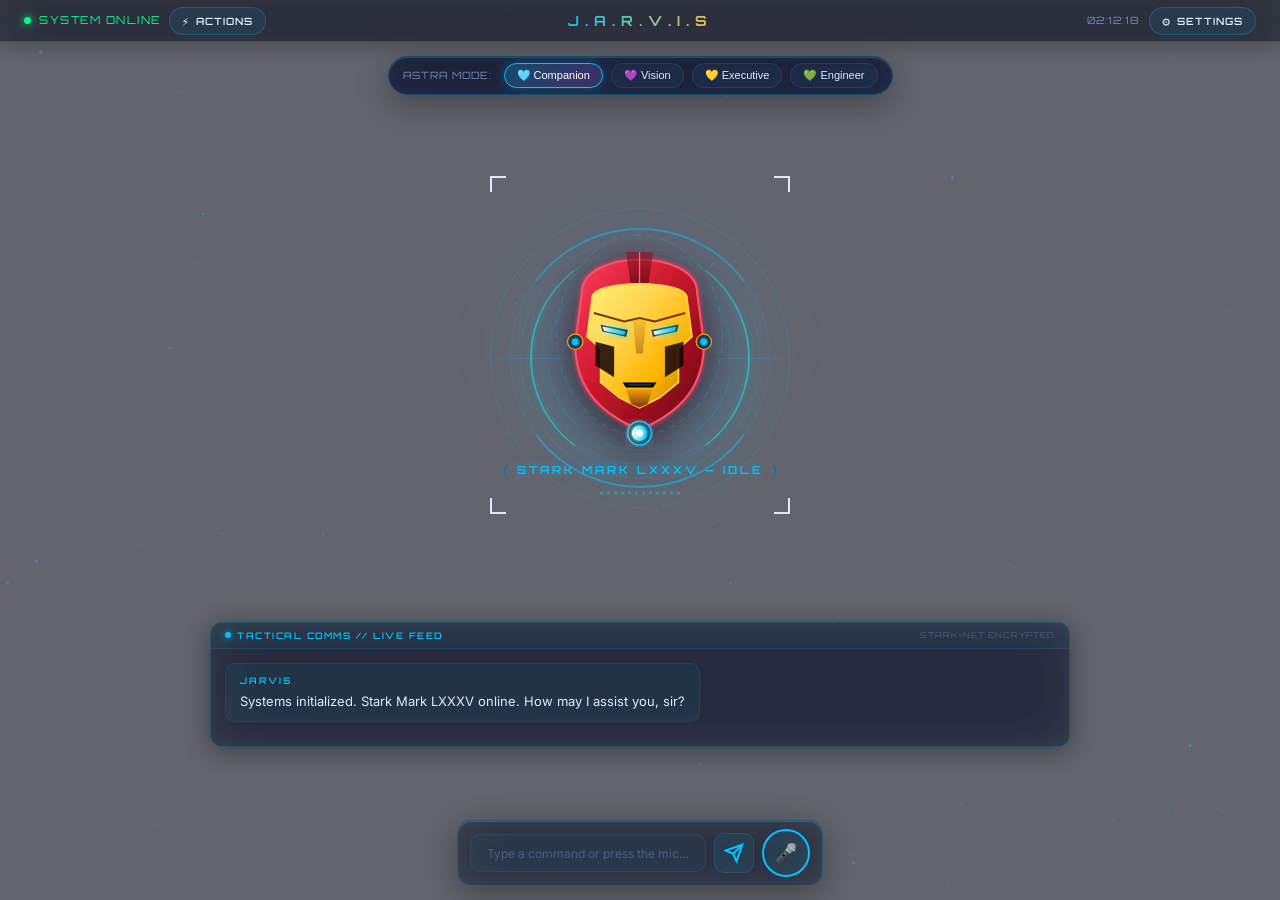
<file: docs/index.html>
<!DOCTYPE html>
<html lang="en">
<head>
    <meta charset="UTF-8">
    <meta name="viewport" content="width=device-width, initial-scale=1.0">
    <title>J.A.R.V.I.S — Web Edition</title>
    <link rel="preconnect" href="https://fonts.googleapis.com">
    <link rel="preconnect" href="https://fonts.gstatic.com" crossorigin>
    <link href="https://fonts.googleapis.com/css2?family=Orbitron:wght@400;500;600;700;900&family=Inter:wght@300;400;500;600&display=swap" rel="stylesheet">
    <link rel="stylesheet" href="style.css">
</head>
<body>
    <!-- Background particle canvas -->
    <canvas id="bg-canvas"></canvas>

    <!-- Top status bar -->
    <header id="status-bar">
        <div class="status-left">
            <span class="status-dot"></span>
            <span id="status-text">SYSTEM ONLINE</span>
            <button id="actions-toggle-btn" class="settings-btn actions-btn-toggle" title="Quick Actions">
                <span class="settings-icon">⚡</span>
                <span class="settings-btn-text">ACTIONS</span>
            </button>
        </div>
        <div class="status-center">
            <span class="logo-text">J.A.R.V.I.S</span>
        </div>
        <div class="status-right">
            <span id="clock"></span>
            <button id="settings-toggle-btn" class="settings-btn" title="Settings">
                <span class="settings-icon">⚙️</span>
                <span class="settings-btn-text">SETTINGS</span>
            </button>
        </div>
    </header>

    <!-- Main container -->
    <main id="app">
        <!-- Quick Actions Drawer (Overlay Popup like Settings) -->
        <aside id="actions-panel" class="glass-panel actions-drawer">
            <div class="drawer-header">
                <h3 class="panel-title" style="border-bottom: none; padding: 0;">QUICK ACTIONS</h3>
                <button id="close-actions-btn" class="close-btn" title="Close Actions">✕</button>
            </div>
            <div class="actions-grid">
                <button class="action-btn" data-cmd="show my notes" id="btn-notes">
                    <div class="action-icon">📝</div>
                    <span>Notes</span>
                </button>
                <button class="action-btn" data-cmd="show my todos" id="btn-todos">
                    <div class="action-icon">📋</div>
                    <span>To-Dos</span>
                </button>
                <button class="action-btn" data-cmd="what do you remember" id="btn-memory">
                    <div class="action-icon">🧠</div>
                    <span>Memory</span>
                </button>
                <button class="action-btn" data-cmd="open youtube" id="btn-youtube">
                    <div class="action-icon">▶</div>
                    <span>YouTube</span>
                </button>
                <button class="action-btn" data-cmd="open google" id="btn-google">
                    <div class="action-icon">G</div>
                    <span>Google</span>
                </button>
                <button class="action-btn" data-cmd="open github" id="btn-github">
                    <div class="action-icon">⟠</div>
                    <span>GitHub</span>
                </button>
                <button class="action-btn" data-cmd="open chatgpt" id="btn-chatgpt">
                    <div class="action-icon">◈</div>
                    <span>ChatGPT</span>
                </button>
                <button class="action-btn" data-cmd="open vs code" id="btn-vscode">
                    <div class="action-icon">⟨⟩</div>
                    <span>VS Code</span>
                </button>
                <button class="action-btn" data-cmd="clear history" id="btn-clear">
                    <div class="action-icon">🗑</div>
                    <span>Clear</span>
                </button>
            </div>
        </aside>

        <!-- Center: Iron Man HUD Centerpiece + Controls -->
        <section id="center-panel">
            <!-- Astra Mode Selector -->
            <div id="astra-mode-bar" class="glass-panel">
                <span class="mode-label">ASTRA MODE:</span>
                <button class="mode-btn active" data-mode="companion" id="mode-companion">🩵 Companion</button>
                <button class="mode-btn" data-mode="vision" id="mode-vision">💜 Vision</button>
                <button class="mode-btn" data-mode="executive" id="mode-executive">💛 Executive</button>
                <button class="mode-btn" data-mode="engineer" id="mode-engineer">💚 Engineer</button>
            </div>

            <!-- Iron Man HUD Graphic Centerpiece -->
            <div id="orb-container" class="ironman-stage idle">
                <!-- Background holographic canvas for arc reactor glow -->
                <canvas id="orb-canvas" width="320" height="280" class="ironman-canvas"></canvas>
                
                <!-- Holographic HUD Rings & Target Reticles -->
                <div class="hud-ring hud-ring-outer"></div>
                <div class="hud-ring hud-ring-mid"></div>
                <div class="hud-ring hud-ring-inner"></div>
                <div class="hud-corner hud-corner-tl"></div>
                <div class="hud-corner hud-corner-tr"></div>
                <div class="hud-corner hud-corner-bl"></div>
                <div class="hud-corner hud-corner-br"></div>
                <div class="hud-reticle-horiz"></div>

                <!-- Iron Man Mark 85 Helmet SVG -->
                <div class="ironman-mask-wrapper">
                    <svg class="ironman-svg" viewBox="0 0 240 280" width="220" height="260">
                        <defs>
                            <linearGradient id="stark-red" x1="0%" y1="0%" x2="100%" y2="100%">
                                <stop offset="0%" stop-color="#ff3b5c"/>
                                <stop offset="45%" stop-color="#c9182b"/>
                                <stop offset="85%" stop-color="#800a18"/>
                                <stop offset="100%" stop-color="#4d040c"/>
                            </linearGradient>
                            <linearGradient id="stark-red-dark" x1="0%" y1="0%" x2="0%" y2="100%">
                                <stop offset="0%" stop-color="#990f20"/>
                                <stop offset="100%" stop-color="#3d0309"/>
                            </linearGradient>
                            <linearGradient id="stark-gold" x1="0%" y1="0%" x2="100%" y2="100%">
                                <stop offset="0%" stop-color="#fff176"/>
                                <stop offset="35%" stop-color="#ffd54f"/>
                                <stop offset="70%" stop-color="#ffb300"/>
                                <stop offset="100%" stop-color="#b27b00"/>
                            </linearGradient>
                            <linearGradient id="stark-gold-dark" x1="0%" y1="0%" x2="0%" y2="100%">
                                <stop offset="0%" stop-color="#f59e0b"/>
                                <stop offset="100%" stop-color="#78350f"/>
                            </linearGradient>
                            <linearGradient id="eye-cyan" x1="0%" y1="0%" x2="100%" y2="0%">
                                <stop offset="0%" stop-color="#ffffff"/>
                                <stop offset="40%" stop-color="#67e8f9"/>
                                <stop offset="100%" stop-color="#00c3ff"/>
                            </linearGradient>
                            <filter id="ironman-glow" x="-40%" y="-40%" width="180%" height="180%">
                                <feGaussianBlur stdDeviation="4" result="blur1"/>
                                <feGaussianBlur stdDeviation="8" result="blur2"/>
                                <feMerge>
                                    <feMergeNode in="blur2"/>
                                    <feMergeNode in="blur1"/>
                                    <feMergeNode in="SourceGraphic"/>
                                </feMerge>
                            </filter>
                            <filter id="eye-glow-soft" x="-50%" y="-50%" width="200%" height="200%">
                                <feGaussianBlur stdDeviation="2.5" result="blur"/>
                                <feMerge>
                                    <feMergeNode in="blur"/>
                                    <feMergeNode in="SourceGraphic"/>
                                </feMerge>
                            </filter>
                        </defs>

                        <!-- Outer Armor Energy Field -->
                        <ellipse cx="120" cy="140" rx="98" ry="118" fill="none" stroke="rgba(0, 195, 255, 0.2)" stroke-width="1.5" stroke-dasharray="8 6"/>

                        <!-- Helmet Outer Shell (Stark Crimson Cranium) -->
                        <path d="M 52 90 C 52 38, 188 38, 188 90 L 196 150 C 196 198, 172 230, 120 252 C 68 230, 44 198, 44 150 Z" 
                              fill="url(#stark-red)" stroke="#ff4d6d" stroke-width="2.5" filter="url(#eye-glow-soft)"/>

                        <!-- Forehead Plate Center Ridge -->
                        <path d="M 104 42 L 136 42 L 130 84 L 110 84 Z" fill="url(#stark-red-dark)" opacity="0.6"/>
                        <line x1="120" y1="42" x2="120" y2="82" stroke="#ff8599" stroke-width="1.5" opacity="0.8"/>

                        <!-- Temple Nodes / Audio Sensors -->
                        <circle cx="44" cy="148" r="9" fill="#1e293b" stroke="#f59e0b" stroke-width="1.5"/>
                        <circle cx="44" cy="148" r="4" fill="#00c3ff" filter="url(#eye-glow-soft)"/>
                        <circle cx="196" cy="148" r="9" fill="#1e293b" stroke="#f59e0b" stroke-width="1.5"/>
                        <circle cx="196" cy="148" r="4" fill="#00c3ff" filter="url(#eye-glow-soft)"/>

                        <!-- Gold Faceplate Main Contour -->
                        <path d="M 64 96 C 64 74, 176 74, 176 96 L 182 142 L 166 156 L 166 196 L 144 214 L 120 226 L 96 214 L 74 196 L 74 156 L 58 142 Z" 
                              fill="url(#stark-gold)" stroke="#ffd54f" stroke-width="2"/>

                        <!-- Brow Overhang Accent -->
                        <path d="M 66 114 L 102 124 L 120 120 L 138 124 L 174 114" fill="none" stroke="#78350f" stroke-width="2.5"/>

                        <!-- Cheek Armor Recesses -->
                        <polygon points="68,148 90,154 90,190 68,176" fill="#120306" opacity="0.85"/>
                        <polygon points="172,148 150,154 150,190 172,176" fill="#120306" opacity="0.85"/>

                        <!-- Nose / Center Ridge -->
                        <path d="M 112 122 L 128 122 L 124 162 L 116 162 Z" fill="url(#stark-gold-dark)" opacity="0.4"/>

                        <!-- Mouth Grille / Lower Ventilation -->
                        <path d="M 100 196 L 140 196 L 136 202 L 104 202 Z" fill="#090103"/>
                        <line x1="106" y1="199" x2="134" y2="199" stroke="#00c3ff" stroke-width="1" opacity="0.6"/>

                        <!-- Chin Guard Plate -->
                        <polygon points="104,204 136,204 130,222 120,226 110,222" fill="url(#stark-gold-dark)" stroke="#eab308" stroke-width="1"/>

                        <!-- ICONIC GLOWING SLANTED EYES -->
                        <polygon points="74,128 106,134 104,142 76,136" fill="#0a0205"/>
                        <polygon points="76,130 104,136 102,140 78,135" fill="url(#eye-cyan)" filter="url(#ironman-glow)" class="ironman-eye eye-left"/>

                        <polygon points="166,128 134,134 136,142 164,136" fill="#0a0205"/>
                        <polygon points="164,130 136,136 138,140 162,135" fill="url(#eye-cyan)" filter="url(#ironman-glow)" class="ironman-eye eye-right"/>

                        <!-- Arc Reactor Core Emitter -->
                        <circle cx="120" cy="256" r="14" fill="#0f172a" stroke="#00c3ff" stroke-width="2"/>
                        <circle cx="120" cy="256" r="9" fill="url(#eye-cyan)" filter="url(#ironman-glow)" class="ironman-arc-core"/>
                        <circle cx="120" cy="256" r="4" fill="#ffffff" filter="url(#eye-glow-soft)"/>
                    </svg>
                </div>

                <!-- Telemetry Status Label -->
                <div class="ironman-telemetry">
                    <span class="telemetry-bracket">⟨</span>
                    <span id="orb-label" class="ironman-label">STARK MARK LXXXV — IDLE</span>
                    <span class="telemetry-bracket">⟩</span>
                </div>

                <!-- Voice Equalizer Bars -->
                <div class="hud-voice-bars" id="hud-voice-bars">
                    <span class="vbar"></span>
                    <span class="vbar"></span>
                    <span class="vbar"></span>
                    <span class="vbar"></span>
                    <span class="vbar"></span>
                    <span class="vbar"></span>
                    <span class="vbar"></span>
                    <span class="vbar"></span>
                    <span class="vbar"></span>
                    <span class="vbar"></span>
                    <span class="vbar"></span>
                    <span class="vbar"></span>
                </div>
            </div>

            <!-- Holographic Communication HUD (Tactical Live Comms Feed) -->
            <div id="conversation" class="hologram-hud-feed glass-panel">
                <div class="hud-feed-header">
                    <div class="feed-header-left">
                        <span class="feed-dot"></span>
                        <span class="hud-feed-title">TACTICAL COMMS // LIVE FEED</span>
                    </div>
                    <span class="feed-protocol">STARK-NET ENCRYPTED</span>
                </div>
                <div id="messages">
                    <div class="message jarvis-msg">
                        <span class="msg-sender">JARVIS</span>
                        <span class="msg-text">Systems initialized. Stark Mark LXXXV online. How may I assist you, sir?</span>
                    </div>
                </div>
            </div>

            <!-- Input Bar -->
            <div id="input-bar" class="glass-panel">
                <input type="text" id="text-input" placeholder="Type a command or press the mic..." autocomplete="off" spellcheck="false">
                <button id="send-btn" title="Send">
                    <svg width="20" height="20" viewBox="0 0 24 24" fill="none" stroke="currentColor" stroke-width="2.5"><path d="M22 2L11 13"/><path d="M22 2L15 22L11 13L2 9L22 2Z"/></svg>
                </button>
                <button id="mic-btn" title="Start Listening">
                    <div class="mic-icon">🎤</div>
                    <div class="mic-pulse"></div>
                </button>
            </div>
        </section>

        <!-- Right panel: Settings & Info Drawer (Modal Popup Overlay) -->
        <aside id="info-panel" class="glass-panel settings-drawer">
            <div class="drawer-header">
                <h3 class="panel-title" style="border-bottom: none; padding: 0;">CONTROL CENTER</h3>
                <button id="close-settings-btn" class="close-btn" title="Close Settings">✕</button>
            </div>
            <h3 class="panel-title">SYSTEM INFO <span class="confidential-badge">🔒 CONFIDENTIAL</span></h3>
            <div class="info-section confidential-section">
                <div class="info-row">
                    <span class="info-label">Brain Status</span>
                    <span class="info-value confidential-val" id="brain-status"><span class="confidential-stamp">CLASSIFIED</span> ASTRA CORE // LVL 5</span>
                </div>
                <div class="info-row">
                    <span class="info-label">Voice Core</span>
                    <span class="info-value confidential-val"><span class="confidential-stamp">ENCRYPTED</span> SAPI5 NEURAL V3</span>
                </div>
                <div class="info-row">
                    <span class="info-label">Acoustic SR</span>
                    <span class="info-value confidential-val"><span class="confidential-stamp">RESTRICTED</span> STARK NEURAL SR</span>
                </div>
                <div class="info-row">
                    <span class="info-label">Security Protocol</span>
                    <span class="info-value confidential-val"><span class="confidential-stamp">AUTHORIZED</span> STARK LEVEL 5</span>
                </div>
                <div class="info-row">
                    <span class="info-label">Clearance Tier</span>
                    <span class="info-value confidential-val"><span class="confidential-stamp">EYES ONLY</span> TACTICAL OVERRIDE</span>
                </div>
            </div>

            <h3 class="panel-title" style="margin-top: 20px;">SETTINGS</h3>
            <div class="info-section">
                <div class="setting-row">
                    <span>Voice Output</span>
                    <label class="toggle-switch">
                        <input type="checkbox" id="voice-toggle" checked>
                        <span class="toggle-slider"></span>
                    </label>
                </div>
                <div class="setting-row">
                    <span>Auto-Listen</span>
                    <label class="toggle-switch">
                        <input type="checkbox" id="autolisten-toggle">
                        <span class="toggle-slider"></span>
                    </label>
                </div>
                <div class="setting-col">
                    <label class="setting-label">Voice Persona</label>
                    <select id="voice-select" class="glass-select">
                        <option value="">Loading voices...</option>
                    </select>
                </div>
                <div class="setting-col">
                    <div class="setting-row-compact">
                        <label class="setting-label">Voice Speed</label>
                        <span id="voice-speed-val" class="speed-val">175 wpm</span>
                    </div>
                    <input type="range" id="voice-speed-range" class="glass-range" min="100" max="260" value="175" step="5">
                </div>
                <button id="apikey-btn" class="glass-btn-full" style="margin-top: 10px;">🔑 Configure OpenAI Key</button>
            </div>

            <h3 class="panel-title" style="margin-top: 20px;">VOICE COMMANDS</h3>
            <div class="help-list">
                <div class="help-item">"Open YouTube / Google"</div>
                <div class="help-item">"Search [query]"</div>
                <div class="help-item">"What time is it?"</div>
                <div class="help-item">"Tell me a joke"</div>
                <div class="help-item">"Who are you?"</div>
                <div class="help-item">"Clear history"</div>
            </div>
        </aside>
    </main>

    <!-- API Key Modal -->
    <div id="apikey-modal" class="modal-overlay" style="display:none;">
        <div class="modal glass-panel">
            <h3 class="panel-title" style="border:none; padding-bottom:4px;">OPENAI API KEY</h3>
            <p class="modal-desc">Enter your OpenAI API key to enable the GPT brain. Your key stays in your browser only — never sent anywhere except OpenAI.</p>
            <input type="password" id="apikey-input" class="modal-input" placeholder="sk-...">
            <div class="modal-actions">
                <button id="apikey-save" class="modal-btn primary">Save</button>
                <button id="apikey-cancel" class="modal-btn">Cancel</button>
            </div>
        </div>
    </div>

    <script src="app.js"></script>
</body>
</html>
</file>
<file: docs/style.css>
/* ============================================================
   JARVIS WEB — Iron Man Inspired Theme (Standalone)
   Colors: Deep navy, electric blue glow, gold accents
   ============================================================ */

:root {
    --bg-primary: rgba(4, 8, 20, 0.42);
    --bg-secondary: rgba(8, 14, 38, 0.45);
    --bg-panel: rgba(6, 12, 32, 0.35);
    --border-glow: rgb(0, 187, 255);
    --border-glow-strong: rgba(0, 195, 255, 0.65);
    --accent-blue: #00c3ff;
    --accent-blue-dim: #0077aa;
    --accent-gold: #f0c040;
    --accent-gold-dim: #9a7a20;
    --accent-green: #00ff88;
    --accent-red: #ff3b5c;
    --text-primary: #e0e8ff;
    --text-secondary: #7b8ab8;
    --text-dim: #4c5b8a;
    --glass-bg: rgba(6, 12, 32, 0.35);
    --glass-border: rgba(0, 195, 255, 0.25);
    --font-display: 'Orbitron', monospace, sans-serif;
    --font-body: 'Inter', -apple-system, BlinkMacSystemFont, sans-serif;
    --radius: 14px;
    --transition: 0.3s cubic-bezier(0.4, 0, 0.2, 1);
}

*,
*::before,
*::after {
    margin: 0;
    padding: 0;
    box-sizing: border-box;
}

html,
body {
    width: 100%;
    height: 100%;
    overflow: hidden;
    background: rgba(4, 7, 18, 0.38);
    backdrop-filter: blur(14px) saturate(180%);
    -webkit-backdrop-filter: blur(14px) saturate(180%);
    color: var(--text-primary);
    font-family: var(--font-body);
    font-size: 13px;
    line-height: 1.5;
}

#bg-canvas {
    position: fixed;
    top: 0;
    left: 0;
    width: 100%;
    height: 100%;
    z-index: 0;
    pointer-events: none;
    opacity: 0.8;
}

/* STATUS BAR */
#status-bar {
    position: fixed;
    top: 0;
    left: 0;
    right: 0;
    height: 42px;
    z-index: 100;
    display: flex;
    align-items: center;
    justify-content: space-between;
    padding: 0 24px;
    background: rgba(5, 10, 26, 0.45);
    border-bottom: 1px solid rgba(0, 195, 255, 0.25);
    backdrop-filter: blur(25px) saturate(200%);
    -webkit-backdrop-filter: blur(25px) saturate(200%);
    font-family: var(--font-display);
    font-size: 11px;
    letter-spacing: 1.5px;
    box-shadow: 0 4px 20px rgba(0, 0, 0, 0.25);
}

.status-left {
    display: flex;
    align-items: center;
    gap: 8px;
    color: var(--accent-green);
}

.status-dot {
    width: 7px;
    height: 7px;
    border-radius: 50%;
    background: var(--accent-green);
    box-shadow: 0 0 8px var(--accent-green);
    animation: pulse-dot 2s ease-in-out infinite;
}

@keyframes pulse-dot {

    0%,
    100% {
        opacity: 1;
        box-shadow: 0 0 8px var(--accent-green);
    }

    50% {
        opacity: 0.5;
        box-shadow: 0 0 3px var(--accent-green);
    }
}

.status-center {
    position: absolute;
    left: 50%;
    transform: translateX(-50%);
}

.logo-text {
    font-size: 14px;
    font-weight: 700;
    letter-spacing: 6px;
    background: linear-gradient(135deg, var(--accent-blue), var(--accent-gold));
    -webkit-background-clip: text;
    -webkit-text-fill-color: transparent;
    background-clip: text;
}

.status-right {
    display: flex;
    align-items: center;
    gap: 10px;
    color: var(--text-secondary);
    font-family: var(--font-display);
    font-size: 10px;
    letter-spacing: 1px;
}

/* MAIN LAYOUT */
#app {
    position: relative;
    z-index: 1;
    display: flex;
    flex-direction: column;
    align-items: center;
    justify-content: space-between;
    padding: 56px 20px 14px;
    height: 100vh;
    width: 100%;
    max-width: 1200px;
    margin: 0 auto;
    box-sizing: border-box;
}

/* GLASS PANEL */
.glass-panel {
    background: rgba(8, 16, 40, 0.38);
    border: 1px solid rgba(0, 195, 255, 0.25);
    border-radius: var(--radius);
    backdrop-filter: blur(24px) saturate(170%);
    -webkit-backdrop-filter: blur(24px) saturate(170%);
    box-shadow: 
        0 8px 32px 0 rgba(0, 0, 0, 0.35),
        inset 0 1px 1px 0 rgba(255, 255, 255, 0.15),
        inset 0 0 15px rgba(0, 195, 255, 0.05);
    transition: var(--transition);
}

.glass-panel:hover {
    border-color: rgba(0, 195, 255, 0.45);
    box-shadow: 
        0 8px 32px 0 rgba(0, 0, 0, 0.45),
        inset 0 1px 1px 0 rgba(255, 255, 255, 0.25),
        0 0 20px rgba(0, 195, 255, 0.15);
}

.panel-title {
    font-family: var(--font-display);
    font-size: 10px;
    font-weight: 600;
    letter-spacing: 2.5px;
    color: var(--accent-blue);
    padding: 14px 14px 10px;
    border-bottom: 1px solid var(--glass-border);
    text-transform: uppercase;
}

/* QUICK ACTIONS DRAWER (POPUP OVERLAY LIKE SETTINGS) */
#actions-panel, .actions-drawer {
    position: fixed !important;
    top: 50px;
    left: 16px;
    width: 320px;
    max-height: calc(100vh - 66px);
    z-index: 1000;
    overflow-y: auto;
    scrollbar-width: thin;
    scrollbar-color: var(--accent-blue-dim) transparent;
    display: none;
    opacity: 0;
    transform: translateY(-12px) scale(0.96);
    transition: opacity 0.3s cubic-bezier(0.4, 0, 0.2, 1), transform 0.3s cubic-bezier(0.4, 0, 0.2, 1);
    box-shadow: 0 16px 48px rgba(0, 0, 0, 0.6), 0 0 30px rgba(0, 195, 255, 0.2) !important;
    border: 1px solid rgba(0, 195, 255, 0.4) !important;
    backdrop-filter: blur(30px) saturate(190%) !important;
    -webkit-backdrop-filter: blur(30px) saturate(190%) !important;
}

#actions-panel.open, .actions-drawer.open {
    display: block !important;
    animation: drawer-slide-down 0.3s cubic-bezier(0.16, 1, 0.3, 1) forwards;
}

.actions-grid {
    display: grid;
    grid-template-columns: 1fr 1fr;
    gap: 7px;
    padding: 10px;
}

.action-btn {
    display: flex;
    flex-direction: column;
    align-items: center;
    justify-content: center;
    gap: 4px;
    padding: 12px 4px;
    background: rgba(0, 195, 255, 0.04);
    border: 1px solid rgba(0, 195, 255, 0.08);
    border-radius: 10px;
    color: var(--text-secondary);
    font-family: var(--font-body);
    font-size: 10px;
    font-weight: 500;
    cursor: pointer;
    transition: var(--transition);
    position: relative;
    overflow: hidden;
}

.action-btn::before {
    content: '';
    position: absolute;
    inset: 0;
    background: radial-gradient(circle at center, rgba(0, 195, 255, 0.15), transparent 70%);
    opacity: 0;
    transition: opacity var(--transition);
}

.action-btn:hover {
    border-color: var(--border-glow-strong);
    color: var(--accent-blue);
    transform: translateY(-2px);
    box-shadow: 0 4px 20px rgba(0, 195, 255, 0.15);
}

.action-btn:hover::before {
    opacity: 1;
}

.action-btn:active {
    transform: translateY(0);
}

.action-icon {
    font-size: 18px;
    line-height: 1;
}

/* CENTER PANEL */
#center-panel {
    display: flex;
    flex-direction: column;
    align-items: center;
    justify-content: space-between;
    width: 100%;
    max-width: 860px;
    height: 100%;
    gap: 10px;
    min-height: 0;
    flex: 1;
}

#astra-mode-bar {
    display: flex;
    align-items: center;
    justify-content: center;
    gap: 8px;
    padding: 6px 14px;
    border-radius: 30px;
    background: rgba(10, 16, 48, 0.7);
    border: 1px solid var(--glass-border);
}

.mode-label {
    font-family: var(--font-display);
    font-size: 10px;
    letter-spacing: 1px;
    color: var(--text-secondary);
    margin-right: 4px;
}

.mode-btn {
    background: rgba(0, 195, 255, 0.05);
    border: 1px solid rgba(0, 195, 255, 0.15);
    color: var(--text-primary);
    padding: 5px 12px;
    border-radius: 20px;
    font-size: 11px;
    font-weight: 500;
    cursor: pointer;
    transition: all 0.3s cubic-bezier(0.4, 0, 0.2, 1);
}

.mode-btn:hover {
    border-color: var(--accent-blue);
    background: rgba(0, 195, 255, 0.15);
    transform: translateY(-1px);
}

.mode-btn.active {
    background: linear-gradient(135deg, rgba(0, 195, 255, 0.25), rgba(157, 78, 221, 0.25));
    border-color: var(--accent-blue);
    color: #ffffff;
    box-shadow: 0 0 12px rgba(0, 195, 255, 0.3);
}

.mode-btn[data-mode="vision"].active {
    border-color: #9d4edd;
    box-shadow: 0 0 12px rgba(157, 78, 221, 0.4);
}

.mode-btn[data-mode="executive"].active {
    border-color: var(--accent-gold);
    box-shadow: 0 0 12px rgba(240, 192, 64, 0.4);
}

.mode-btn[data-mode="engineer"].active {
    border-color: var(--accent-green);
    box-shadow: 0 0 12px rgba(0, 255, 136, 0.4);
}

/* ============================================================
   IRON MAN HUD CENTERPIECE (STARK MARK LXXXV)
   ============================================================ */
#orb-container, .ironman-stage {
    position: relative;
    flex: 1;
    display: flex;
    flex-direction: column;
    align-items: center;
    justify-content: center;
    width: 100%;
    min-height: 270px;
    max-height: 380px;
    padding: 6px 0;
}

.ironman-canvas {
    position: absolute;
    top: 50%;
    left: 50%;
    transform: translate(-50%, -50%);
    pointer-events: none;
    z-index: 0;
    opacity: 0.85;
}

/* Holographic HUD Rings */
.hud-ring {
    position: absolute;
    top: 50%;
    left: 50%;
    transform: translate(-50%, -50%);
    border-radius: 50%;
    pointer-events: none;
    z-index: 1;
    transition: all 0.5s ease;
}

.hud-ring-outer {
    width: 300px;
    height: 300px;
    border: 1px dashed rgba(0, 195, 255, 0.28);
    animation: rotate-cw 28s linear infinite;
}

.hud-ring-mid {
    width: 260px;
    height: 260px;
    border: 1px solid rgba(0, 195, 255, 0.15);
    border-top: 2px solid rgba(0, 195, 255, 0.6);
    border-bottom: 2px solid rgba(0, 195, 255, 0.6);
    animation: rotate-ccw 18s linear infinite;
}

.hud-ring-inner {
    width: 220px;
    height: 220px;
    border: 1px dashed rgba(0, 195, 255, 0.2);
    border-left: 2px solid rgba(0, 255, 255, 0.5);
    border-right: 2px solid rgba(0, 255, 255, 0.5);
    animation: rotate-cw 12s linear infinite;
}

@keyframes rotate-cw {
    from { transform: translate(-50%, -50%) rotate(0deg); }
    to { transform: translate(-50%, -50%) rotate(360deg); }
}

@keyframes rotate-ccw {
    from { transform: translate(-50%, -50%) rotate(0deg); }
    to { transform: translate(-50%, -50%) rotate(-360deg); }
}

/* HUD Corner Brackets */
.hud-corner {
    position: absolute;
    width: 16px;
    height: 16px;
    border-color: rgba(0, 195, 255, 0.5);
    pointer-events: none;
    z-index: 1;
}

.hud-corner-tl { top: 8px; left: calc(50% - 150px); border-top: 2px solid; border-left: 2px solid; }
.hud-corner-tr { top: 8px; right: calc(50% - 150px); border-top: 2px solid; border-right: 2px solid; }
.hud-corner-bl { bottom: 34px; left: calc(50% - 150px); border-bottom: 2px solid; border-left: 2px solid; }
.hud-corner-br { bottom: 34px; right: calc(50% - 150px); border-bottom: 2px solid; border-right: 2px solid; }

.hud-reticle-horiz {
    position: absolute;
    top: 50%;
    left: calc(50% - 165px);
    width: 330px;
    height: 1px;
    background: linear-gradient(90deg, transparent, rgba(0, 195, 255, 0.25), transparent 45%, transparent 55%, rgba(0, 195, 255, 0.25), transparent);
    pointer-events: none;
    z-index: 1;
}

/* Iron Man Mask Wrapper */
.ironman-mask-wrapper {
    position: relative;
    z-index: 2;
    display: flex;
    align-items: center;
    justify-content: center;
    filter: drop-shadow(0 0 25px rgba(255, 59, 92, 0.35)) drop-shadow(0 0 45px rgba(0, 195, 255, 0.25));
    animation: ironman-hover 4s ease-in-out infinite;
    transition: all 0.5s ease;
}

@keyframes ironman-hover {
    0%, 100% { transform: translateY(0); }
    50% { transform: translateY(-7px); }
}

.ironman-svg {
    max-height: 240px;
    width: auto;
    filter: drop-shadow(0 8px 24px rgba(0, 0, 0, 0.7));
}

/* Eye and Core Glowing Animations */
.ironman-eye {
    transition: all 0.3s ease;
    animation: eye-breathe 3s ease-in-out infinite;
}

@keyframes eye-breathe {
    0%, 100% { opacity: 0.9; filter: drop-shadow(0 0 6px #00ffff); }
    50% { opacity: 1; filter: drop-shadow(0 0 14px #00ffff) drop-shadow(0 0 22px #0088ff); }
}

.ironman-arc-core {
    animation: arc-pulse 2.5s ease-in-out infinite;
}

@keyframes arc-pulse {
    0%, 100% { filter: drop-shadow(0 0 5px #00e5ff); opacity: 0.85; }
    50% { filter: drop-shadow(0 0 16px #00e5ff) drop-shadow(0 0 24px #00aaff); opacity: 1; }
}

/* State Reactions */
.ironman-stage.listening .hud-ring-outer,
.ironman-stage.listening .hud-ring-mid {
    border-color: rgba(0, 255, 136, 0.6);
    box-shadow: 0 0 20px rgba(0, 255, 136, 0.3);
}
.ironman-stage.listening .hud-corner {
    border-color: var(--accent-green);
}
.ironman-stage.listening .ironman-eye {
    fill: #00ff88;
    filter: drop-shadow(0 0 18px #00ff88) drop-shadow(0 0 28px #00ffaa);
    animation: eye-listening 1.2s ease-in-out infinite;
}
@keyframes eye-listening {
    0%, 100% { opacity: 0.85; transform: scale(1); }
    50% { opacity: 1; transform: scale(1.05); }
}
.ironman-stage.listening .ironman-mask-wrapper {
    filter: drop-shadow(0 0 35px rgba(0, 255, 136, 0.5));
}

.ironman-stage.thinking .hud-ring-outer {
    animation: rotate-cw 7s linear infinite;
    border-color: rgba(240, 192, 64, 0.6);
}
.ironman-stage.thinking .hud-ring-mid {
    animation: rotate-ccw 5s linear infinite;
    border-color: rgba(240, 192, 64, 0.6);
}
.ironman-stage.thinking .hud-corner {
    border-color: var(--accent-gold);
}
.ironman-stage.thinking .ironman-eye {
    fill: #ffe066;
    filter: drop-shadow(0 0 18px #ffb300) drop-shadow(0 0 28px #ff9100);
    animation: eye-thinking 0.8s ease-in-out infinite;
}
@keyframes eye-thinking {
    0%, 100% { opacity: 0.7; }
    50% { opacity: 1; }
}
.ironman-stage.thinking .ironman-mask-wrapper {
    filter: drop-shadow(0 0 35px rgba(240, 192, 64, 0.5));
}

.ironman-stage.speaking .ironman-eye {
    animation: eye-speaking 0.35s ease-in-out infinite alternate;
}
@keyframes eye-speaking {
    0% { filter: drop-shadow(0 0 10px #00ffff); opacity: 0.85; }
    100% { filter: drop-shadow(0 0 25px #00ffff) drop-shadow(0 0 35px #00aaff); opacity: 1; }
}
.ironman-stage.speaking .ironman-arc-core {
    animation: arc-speaking 0.35s ease-in-out infinite alternate;
}
@keyframes arc-speaking {
    0% { filter: drop-shadow(0 0 8px #00ffff); }
    100% { filter: drop-shadow(0 0 24px #00ffff) drop-shadow(0 0 35px #00c3ff); }
}

/* Telemetry readout */
.ironman-telemetry {
    position: relative;
    z-index: 2;
    display: flex;
    align-items: center;
    gap: 8px;
    margin-top: 6px;
}
.telemetry-bracket {
    color: var(--accent-blue-dim);
    font-family: var(--font-display);
    font-size: 13px;
    font-weight: 700;
}
.ironman-label {
    font-family: var(--font-display);
    font-size: 11px;
    letter-spacing: 3px;
    font-weight: 600;
    color: var(--accent-blue);
    text-shadow: 0 0 10px rgba(0, 195, 255, 0.5);
    transition: color var(--transition);
}
.ironman-label.listening { color: var(--accent-green); text-shadow: 0 0 10px rgba(0, 255, 136, 0.6); }
.ironman-label.thinking { color: var(--accent-gold); text-shadow: 0 0 10px rgba(240, 192, 64, 0.6); }
.ironman-label.speaking { color: #00ffff; text-shadow: 0 0 12px rgba(0, 255, 255, 0.7); }

/* Voice Equalizer Visualizer Bars */
.hud-voice-bars {
    display: flex;
    align-items: center;
    justify-content: center;
    gap: 4px;
    height: 18px;
    margin-top: 4px;
    z-index: 2;
}
.vbar {
    width: 3px;
    height: 4px;
    background: rgba(0, 195, 255, 0.4);
    border-radius: 2px;
    transition: height 0.15s ease, background 0.3s ease;
}
.hud-voice-bars.active .vbar {
    background: var(--accent-blue);
    animation: vbar-dance 0.7s ease-in-out infinite alternate;
}
.hud-voice-bars.active .vbar:nth-child(2) { animation-delay: 0.1s; }
.hud-voice-bars.active .vbar:nth-child(3) { animation-delay: 0.2s; }
.hud-voice-bars.active .vbar:nth-child(4) { animation-delay: 0.3s; }
.hud-voice-bars.active .vbar:nth-child(5) { animation-delay: 0.15s; }
.hud-voice-bars.active .vbar:nth-child(6) { animation-delay: 0.25s; }
.hud-voice-bars.active .vbar:nth-child(7) { animation-delay: 0.05s; }
.hud-voice-bars.active .vbar:nth-child(8) { animation-delay: 0.35s; }
.hud-voice-bars.active .vbar:nth-child(9) { animation-delay: 0.2s; }
.hud-voice-bars.active .vbar:nth-child(10) { animation-delay: 0.1s; }
.hud-voice-bars.active .vbar:nth-child(11) { animation-delay: 0.3s; }
.hud-voice-bars.active .vbar:nth-child(12) { animation-delay: 0.15s; }

@keyframes vbar-dance {
    0% { height: 4px; }
    50% { height: 16px; box-shadow: 0 0 8px rgba(0, 195, 255, 0.8); }
    100% { height: 8px; }
}

/* ============================================================
   HOLOGRAPHIC TACTICAL COMMS FEED
   ============================================================ */
.hologram-hud-feed {
    width: 100%;
    max-height: 125px;
    min-height: 75px;
    display: flex;
    flex-direction: column;
    overflow: hidden;
    background: rgba(8, 16, 40, 0.45);
    border: 1px solid rgba(0, 195, 255, 0.2);
    border-radius: 12px;
    box-shadow: 0 4px 24px rgba(0, 0, 0, 0.4), inset 0 0 15px rgba(0, 195, 255, 0.04);
}

.hud-feed-header {
    display: flex;
    align-items: center;
    justify-content: space-between;
    padding: 6px 14px;
    border-bottom: 1px solid rgba(0, 195, 255, 0.12);
    background: rgba(0, 195, 255, 0.03);
}

.feed-header-left {
    display: flex;
    align-items: center;
    gap: 6px;
}

.feed-dot {
    width: 6px;
    height: 6px;
    border-radius: 50%;
    background: var(--accent-blue);
    box-shadow: 0 0 8px var(--accent-blue);
    animation: status-pulse 2s infinite;
}

.hud-feed-title {
    font-family: var(--font-display);
    font-size: 9px;
    letter-spacing: 1.5px;
    color: var(--accent-blue);
    font-weight: 600;
}

.feed-protocol {
    font-family: var(--font-display);
    font-size: 8px;
    letter-spacing: 1px;
    color: var(--text-dim);
}

/* CONVERSATION */
#conversation {
    flex: 1;
    min-height: 0;
    display: flex;
    flex-direction: column;
    overflow: hidden;
}

#messages {
    flex: 1;
    overflow-y: auto;
    padding: 14px;
    display: flex;
    flex-direction: column;
    gap: 10px;
    scrollbar-width: thin;
    scrollbar-color: var(--accent-blue-dim) transparent;
}

#messages::-webkit-scrollbar {
    width: 4px;
}

#messages::-webkit-scrollbar-track {
    background: transparent;
}

#messages::-webkit-scrollbar-thumb {
    background: var(--accent-blue-dim);
    border-radius: 4px;
}

.message {
    display: flex;
    flex-direction: column;
    gap: 3px;
    padding: 10px 14px;
    border-radius: 10px;
    animation: msg-slide-in 0.35s cubic-bezier(0.16, 1, 0.3, 1) forwards;
    opacity: 0;
    transform: translateY(12px);
    max-width: 85%;
}

@keyframes msg-slide-in {
    to {
        opacity: 1;
        transform: translateY(0);
    }
}

.jarvis-msg {
    background: rgba(0, 195, 255, 0.06);
    border: 1px solid rgba(0, 195, 255, 0.1);
    align-self: flex-start;
}

.user-msg {
    background: rgba(240, 192, 64, 0.06);
    border: 1px solid rgba(240, 192, 64, 0.1);
    align-self: flex-end;
}

.msg-sender {
    font-family: var(--font-display);
    font-size: 9px;
    font-weight: 600;
    letter-spacing: 2px;
    text-transform: uppercase;
}

.jarvis-msg .msg-sender {
    color: var(--accent-blue);
}

.user-msg .msg-sender {
    color: var(--accent-gold);
}

.msg-text {
    color: var(--text-primary);
    font-size: 13px;
    line-height: 1.6;
    word-break: break-word;
}

/* INPUT BAR */
#input-bar {
    display: flex;
    align-items: center;
    gap: 8px;
    padding: 8px 12px;
    flex-shrink: 0;
}

#text-input {
    flex: 1;
    background: rgba(0, 195, 255, 0.04);
    border: 1px solid rgba(0, 195, 255, 0.1);
    border-radius: 10px;
    padding: 10px 16px;
    color: var(--text-primary);
    font-family: var(--font-body);
    font-size: 13px;
    outline: none;
    transition: var(--transition);
}

#text-input::placeholder {
    color: var(--text-dim);
    font-size: 12px;
}

#text-input:focus {
    border-color: var(--accent-blue);
    box-shadow: 0 0 20px rgba(0, 195, 255, 0.1);
}

#send-btn {
    width: 40px;
    height: 40px;
    border-radius: 10px;
    border: 1px solid rgba(0, 195, 255, 0.15);
    background: rgba(0, 195, 255, 0.08);
    color: var(--accent-blue);
    cursor: pointer;
    display: flex;
    align-items: center;
    justify-content: center;
    transition: var(--transition);
    flex-shrink: 0;
}

#send-btn:hover {
    background: rgba(0, 195, 255, 0.2);
    border-color: var(--accent-blue);
    transform: scale(1.05);
}

/* MIC BUTTON */
#mic-btn {
    position: relative;
    width: 48px;
    height: 48px;
    border-radius: 50%;
    border: 2px solid var(--accent-blue);
    background: rgba(0, 195, 255, 0.08);
    color: var(--accent-blue);
    cursor: pointer;
    display: flex;
    align-items: center;
    justify-content: center;
    transition: var(--transition);
    flex-shrink: 0;
}

#mic-btn:hover {
    background: rgba(0, 195, 255, 0.2);
    box-shadow: 0 0 25px rgba(0, 195, 255, 0.3);
    transform: scale(1.08);
}

#mic-btn.active {
    border-color: var(--accent-green);
    background: rgba(0, 255, 136, 0.15);
    animation: mic-glow 1.5s ease-in-out infinite;
}

@keyframes mic-glow {

    0%,
    100% {
        box-shadow: 0 0 15px rgba(0, 255, 136, 0.3);
    }

    50% {
        box-shadow: 0 0 35px rgba(0, 255, 136, 0.6);
    }
}

.mic-icon {
    font-size: 18px;
    z-index: 2;
}

.mic-pulse {
    position: absolute;
    inset: -4px;
    border-radius: 50%;
    border: 2px solid var(--accent-green);
    opacity: 0;
    pointer-events: none;
}

#mic-btn.active .mic-pulse {
    animation: mic-pulse-ring 1.5s ease-out infinite;
}

@keyframes mic-pulse-ring {
    0% {
        transform: scale(1);
        opacity: 0.6;
    }

    100% {
        transform: scale(1.5);
        opacity: 0;
    }
}

/* RIGHT PANEL */
#info-panel {
    overflow-y: auto;
    scrollbar-width: thin;
    scrollbar-color: var(--accent-blue-dim) transparent;
}

/* Settings Toggle Button in Header */
.settings-btn {
    display: flex;
    align-items: center;
    gap: 6px;
    background: rgba(0, 195, 255, 0.08);
    border: 1px solid rgba(0, 195, 255, 0.25);
    color: var(--text-primary);
    padding: 5px 12px;
    border-radius: 20px;
    font-family: var(--font-display);
    font-size: 10px;
    font-weight: 600;
    letter-spacing: 1px;
    cursor: pointer;
    transition: all 0.3s cubic-bezier(0.4, 0, 0.2, 1);
}

.settings-btn:hover {
    background: rgba(0, 195, 255, 0.2);
    border-color: var(--accent-blue);
    box-shadow: 0 0 15px rgba(0, 195, 255, 0.3);
    transform: translateY(-1px);
}

.settings-btn.active {
    background: rgba(0, 195, 255, 0.25);
    border-color: var(--accent-blue);
    box-shadow: 0 0 20px rgba(0, 195, 255, 0.4);
}

.settings-icon {
    font-size: 13px;
    transition: transform 0.4s ease;
}

.settings-btn:hover .settings-icon,
.settings-btn.active .settings-icon {
    transform: rotate(90deg);
}

/* SETTINGS DRAWER (TOP-RIGHT OVERLAY POPUP) */
#info-panel, .settings-drawer {
    position: fixed !important;
    top: 50px;
    right: 16px;
    width: 320px;
    max-height: calc(100vh - 66px);
    z-index: 1000;
    overflow-y: auto;
    scrollbar-width: thin;
    scrollbar-color: var(--accent-blue-dim) transparent;
    display: none;
    opacity: 0;
    transform: translateY(-12px) scale(0.96);
    transition: opacity 0.3s cubic-bezier(0.4, 0, 0.2, 1), transform 0.3s cubic-bezier(0.4, 0, 0.2, 1);
    box-shadow: 0 16px 48px rgba(0, 0, 0, 0.6), 0 0 30px rgba(0, 195, 255, 0.2) !important;
    border: 1px solid rgba(0, 195, 255, 0.4) !important;
    backdrop-filter: blur(30px) saturate(190%) !important;
    -webkit-backdrop-filter: blur(30px) saturate(190%) !important;
}

#info-panel.open, .settings-drawer.open {
    display: block !important;
    animation: drawer-slide-down 0.3s cubic-bezier(0.16, 1, 0.3, 1) forwards;
}

@keyframes drawer-slide-down {
    0% {
        opacity: 0;
        transform: translateY(-15px) scale(0.95);
    }
    100% {
        opacity: 1;
        transform: translateY(0) scale(1);
    }
}

.drawer-header {
    display: flex;
    align-items: center;
    justify-content: space-between;
    padding: 14px 16px;
    border-bottom: 1px solid var(--glass-border);
    background: rgba(0, 195, 255, 0.04);
}

.close-btn {
    background: rgba(255, 255, 255, 0.06);
    border: 1px solid rgba(255, 255, 255, 0.15);
    color: var(--text-secondary);
    width: 26px;
    height: 26px;
    border-radius: 50%;
    display: flex;
    align-items: center;
    justify-content: center;
    cursor: pointer;
    font-size: 13px;
    transition: all 0.2s ease;
}

.close-btn:hover {
    background: rgba(255, 59, 92, 0.2);
    border-color: var(--accent-red);
    color: #fff;
    transform: scale(1.1);
}

.info-section {
    padding: 10px 14px;
}

.info-row {
    display: flex;
    justify-content: space-between;
    align-items: center;
    padding: 6px 0;
    border-bottom: 1px solid rgba(255, 255, 255, 0.03);
}

.info-label {
    font-family: var(--font-display);
    font-size: 9px;
    letter-spacing: 1.5px;
    color: var(--text-dim);
    text-transform: uppercase;
}

.info-value {
    font-size: 11px;
    font-weight: 500;
    color: var(--accent-blue);
}

/* ============================================================
   CONFIDENTIAL SYSTEM INFO STYLING
   ============================================================ */
.confidential-badge {
    display: inline-flex;
    align-items: center;
    gap: 4px;
    background: rgba(255, 59, 92, 0.15);
    border: 1px solid rgba(255, 59, 92, 0.45);
    color: #ff5577;
    padding: 2px 8px;
    border-radius: 12px;
    font-size: 8.5px;
    letter-spacing: 1px;
    font-weight: 700;
    text-transform: uppercase;
    box-shadow: 0 0 10px rgba(255, 59, 92, 0.25);
    animation: confidential-pulse 2.5s infinite ease-in-out;
}

@keyframes confidential-pulse {
    0%, 100% { border-color: rgba(255, 59, 92, 0.45); box-shadow: 0 0 10px rgba(255, 59, 92, 0.25); }
    50% { border-color: rgba(255, 59, 92, 0.85); box-shadow: 0 0 18px rgba(255, 59, 92, 0.5); }
}

.confidential-section {
    position: relative;
    background: rgba(20, 5, 12, 0.35);
    border: 1px solid rgba(255, 59, 92, 0.25);
    border-radius: 8px;
    margin: 8px 12px;
    overflow: hidden;
}

.confidential-section::before {
    content: '';
    position: absolute;
    inset: 0;
    background: repeating-linear-gradient(45deg, transparent, transparent 15px, rgba(255, 59, 92, 0.02) 15px, rgba(255, 59, 92, 0.02) 30px);
    pointer-events: none;
}

.confidential-val {
    font-family: var(--font-display);
    font-size: 10px;
    letter-spacing: 1px;
    color: #00c3ff;
    display: inline-flex;
    align-items: center;
    gap: 6px;
}

.confidential-stamp {
    font-size: 8px;
    font-weight: 700;
    color: #ff5577;
    background: rgba(255, 59, 92, 0.2);
    border: 1px solid rgba(255, 59, 92, 0.5);
    padding: 1px 5px;
    border-radius: 4px;
    letter-spacing: 0.5px;
}

.setting-row {
    display: flex;
    justify-content: space-between;
    align-items: center;
    padding: 8px 0;
    font-size: 12px;
    color: var(--text-secondary);
}

/* Toggle switch */
.toggle-switch {
    position: relative;
    width: 38px;
    height: 20px;
    display: inline-block;
}

.toggle-switch input {
    opacity: 0;
    width: 0;
    height: 0;
}

.toggle-slider {
    position: absolute;
    inset: 0;
    background: rgba(255, 255, 255, 0.08);
    border-radius: 20px;
    cursor: pointer;
    transition: var(--transition);
}

.toggle-slider::before {
    content: '';
    position: absolute;
    width: 14px;
    height: 14px;
    left: 3px;
    bottom: 3px;
    background: var(--text-dim);
    border-radius: 50%;
    transition: var(--transition);
}

.toggle-switch input:checked+.toggle-slider {
    background: rgba(0, 195, 255, 0.25);
    border: 1px solid var(--accent-blue);
}

.toggle-switch input:checked+.toggle-slider::before {
    transform: translateX(18px);
    background: var(--accent-blue);
    box-shadow: 0 0 8px var(--accent-blue);
}

.apikey-button {
    background: rgba(0, 195, 255, 0.1);
    border: 1px solid rgba(0, 195, 255, 0.2);
    color: var(--accent-blue);
    padding: 4px 12px;
    border-radius: 6px;
    font-size: 10px;
    font-family: var(--font-display);
    letter-spacing: 1px;
    cursor: pointer;
    transition: var(--transition);
}

.apikey-button:hover {
    background: rgba(0, 195, 255, 0.25);
    border-color: var(--accent-blue);
}

/* Help list */
.help-list {
    padding: 10px 14px;
    display: flex;
    flex-direction: column;
    gap: 5px;
}

.help-item {
    font-size: 11px;
    color: var(--text-dim);
    padding: 4px 8px;
    border-left: 2px solid rgba(0, 195, 255, 0.15);
    font-style: italic;
    transition: var(--transition);
}

.help-item:hover {
    color: var(--text-secondary);
    border-left-color: var(--accent-blue);
}

/* MODAL */
.modal-overlay {
    position: fixed;
    inset: 0;
    background: rgba(0, 0, 0, 0.7);
    z-index: 1000;
    display: flex;
    align-items: center;
    justify-content: center;
    backdrop-filter: blur(8px);
}

.modal {
    width: 380px;
    max-width: 90vw;
    padding: 20px;
}

.modal-desc {
    font-size: 12px;
    color: var(--text-secondary);
    padding: 6px 14px 14px;
    line-height: 1.6;
}

.modal-input {
    width: calc(100% - 28px);
    margin: 0 14px;
    background: rgba(0, 195, 255, 0.04);
    border: 1px solid rgba(0, 195, 255, 0.15);
    border-radius: 8px;
    padding: 10px 14px;
    color: var(--text-primary);
    font-family: var(--font-body);
    font-size: 13px;
    outline: none;
    transition: var(--transition);
}

.modal-input:focus {
    border-color: var(--accent-blue);
    box-shadow: 0 0 15px rgba(0, 195, 255, 0.1);
}

.modal-actions {
    display: flex;
    gap: 10px;
    padding: 16px 14px 4px;
    justify-content: flex-end;
}

.modal-btn {
    padding: 8px 20px;
    border-radius: 8px;
    border: 1px solid rgba(0, 195, 255, 0.15);
    background: transparent;
    color: var(--text-secondary);
    font-family: var(--font-display);
    font-size: 10px;
    letter-spacing: 1px;
    cursor: pointer;
    transition: var(--transition);
}

.modal-btn:hover {
    border-color: var(--accent-blue);
    color: var(--text-primary);
}

.modal-btn.primary {
    background: rgba(0, 195, 255, 0.15);
    color: var(--accent-blue);
    border-color: var(--accent-blue);
}

.modal-btn.primary:hover {
    background: rgba(0, 195, 255, 0.3);
}

/* SCROLLBAR */
::-webkit-scrollbar {
    width: 4px;
}

::-webkit-scrollbar-track {
    background: transparent;
}

::-webkit-scrollbar-thumb {
    background: var(--accent-blue-dim);
    border-radius: 4px;
}

/* RESPONSIVE — MOBILE */
@media (max-width: 768px) {
    #app {
        grid-template-columns: 1fr;
        grid-template-rows: auto 1fr;
        padding: 52px 8px 8px;
        gap: 8px;
    }

    #actions-panel,
    #info-panel {
        display: none;
    }

    #orb-container {
        padding: 8px 0 4px;
    }

    #orb-canvas {
        width: 150px;
        height: 150px;
    }

    .status-left {
        display: none;
    }

    .status-right {
        font-size: 9px;
    }

    #status-bar {
        padding: 0 12px;
        height: 38px;
    }

    .logo-text {
        font-size: 12px;
        letter-spacing: 4px;
    }

    #input-bar {
        padding: 6px 8px;
    }

    #text-input {
        padding: 8px 12px;
        font-size: 14px;
    }

    #mic-btn {
        width: 44px;
        height: 44px;
    }

    .message {
        max-width: 95%;
    }
}

/* Tablet */
@media (min-width: 769px) and (max-width: 1024px) {
    #app {
        grid-template-columns: 1fr 240px;
    }

    #actions-panel {
        display: none;
    }
}
</file>
